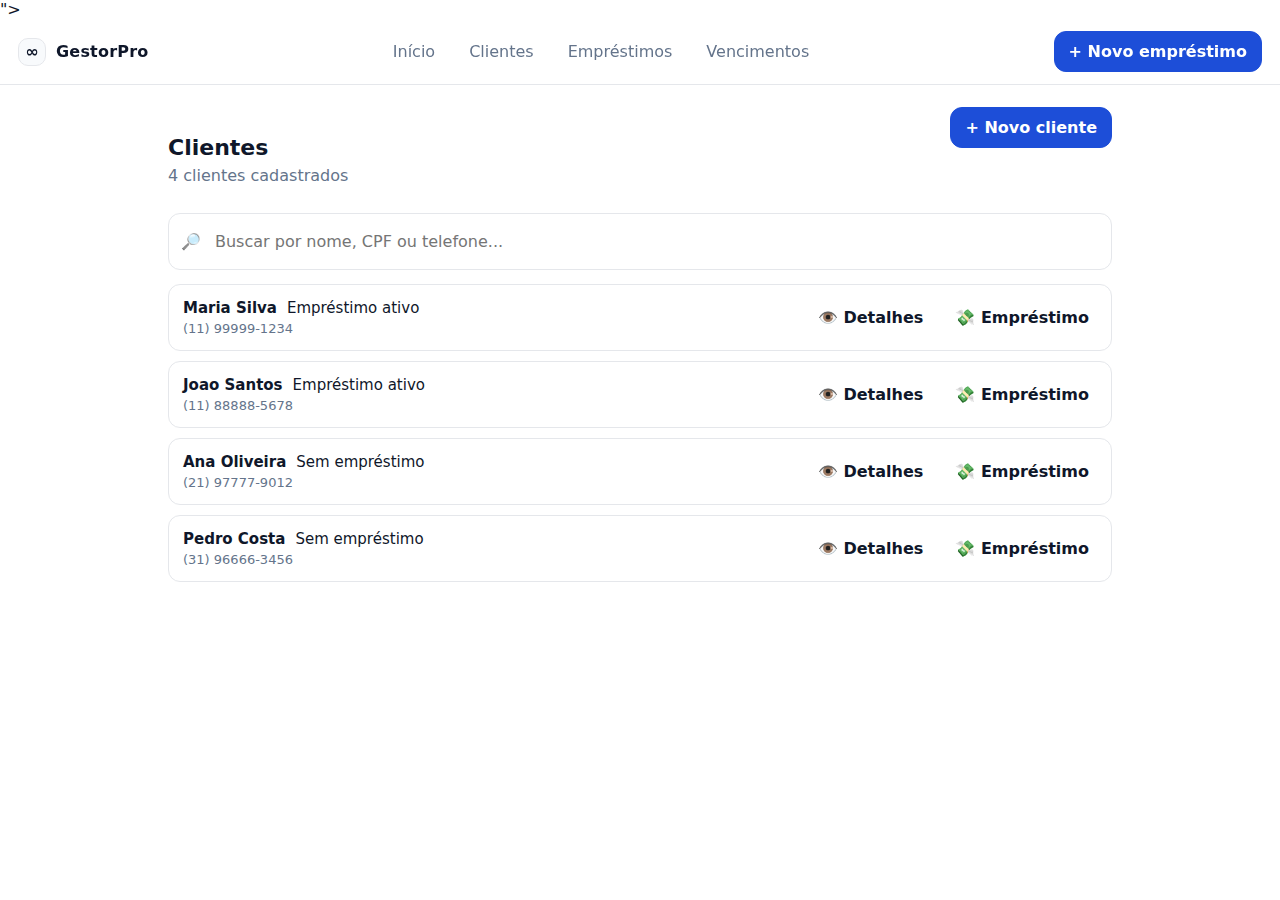
<file: app/views/clientes.html>
<?php
  $activePage = 'clientes';
?>
<!doctype html>
<html lang="pt-br">
  <head>
    <meta charset="UTF-8" />
    <meta name="viewport" content="width=device-width, initial-scale=1.0" />
    <title>GestorPro • Clientes</title>
    <link rel="stylesheet" href="../../public/assets/css/base.css" />
    <link rel="stylesheet" href="../../public/assets/css/buttons.css" />
    <link rel="stylesheet" href="../../public/assets/css/cards.css" />
    <link rel="stylesheet" href="../../public/assets/css/forms.css" />
    <link rel="stylesheet" href="../../public/assets/css/list.css" />
    <link rel="stylesheet" href="../../public/assets/css/modals.css" />
    <link rel="stylesheet" href="../../public/assets/css/page-clientes.css" />
    <link rel="stylesheet" href="../../public/assets/css/topbar.css" />
    <link
      rel="stylesheet"
      href="../../public/assets/css/cliente-detalhes.css"
    />
    <link rel="stylesheet" href="../../public/assets/css/modal-pagamento.css" />
    ">
  </head>
  <body>
    <header class="topbar">
      <div class="topbar__left">
        <a class="brand" href="index.html">
          <span class="brand__logo">∞</span>
          <span class="brand__name">GestorPro</span>
        </a>
      </div>

      <nav class="topbar__nav">
        <a class="navlink" href="index.html">Início</a>
        <!-- JAJA NOIS ALTERA -->
        <a
          class="navlink <?= $activePage === 'clientes' ? 'is-active' : '' ?>"
          href="clientes.html"
          >Clientes</a
        >
        <a class="navlink" href="emprestimos.html">Empréstimos</a>
        <!-- ALTERAR DEPOIS -->
        <a class="navlink" href="vencimentos.html">Vencimentos</a>
        <!-- ALTERAR DEPOIS -->
      </nav>

      <div class="topbar__right">
        <button
          class="btn btn--primary"
          type="button"
          data-modal-open="novoEmprestimo"
          data-cliente-id="1"
          data-cliente-nome="Maria Silva"
        >
          + Novo empréstimo
        </button>
      </div>
    </header>

    <main class="container">
      <div class="page-row">
        <div class="page-head">
          <h1 class="page-title">Clientes</h1>
          <p class="page-sub">
            <span id="clientesCount">4</span> clientes cadastrados
          </p>
        </div>

        <button
          class="btn btn--primary"
          type="button"
          data-modal-open="novoCliente"
        >
          + Novo cliente
        </button>
      </div>

      <div class="searchbar">
        <span class="searchbar__icon">🔎</span>
        <input
          id="clientesSearch"
          class="input input--search"
          type="text"
          placeholder="Buscar por nome, CPF ou telefone..."
          autocomplete="off"
        />
      </div>

      <section class="list" id="clientesList">
        <!-- Item 1 -->
        <article
          class="list-item"
          data-filter="maria silva 11999991234 111.111.111-11"
        >
          <div class="list-item__main">
            <div class="list-item__title">
              <strong>Maria Silva</strong>
              <span class="badge badge--active">Empréstimo ativo</span>
            </div>
            <div class="list-item__sub">(11) 99999-1234</div>
          </div>

          <div class="list-item__actions">
            <button
              class="linkbtn"
              type="button"
              data-modal-open="detalhesCliente"
              data-cliente-id="1"
              data-cliente-nome="Maria Silva"
              data-cliente-cpf="111.111.111-11"
              data-cliente-telefone="(11) 99999-1234"
              data-cliente-endereco="Rua Exemplo, 10"
              data-cliente-profissao="Vendedora"
              data-cliente-placa="ABC-1D23"
              data-cliente-indicacao="João"
              data-emprestimo-ativo="1"
            >
              👁️ Detalhes
            </button>

            <button
              class="linkbtn"
              type="button"
              data-modal-open="novoEmprestimo"
              data-cliente-id="1"
              data-cliente-nome="Maria Silva"
            >
              💸 Empréstimo
            </button>
          </div>
        </article>

        <!-- Item 2 -->
        <article
          class="list-item"
          data-filter="joao santos 11888885678 222.222.222-22"
        >
          <div class="list-item__main">
            <div class="list-item__title">
              <strong>Joao Santos</strong>
              <span class="badge badge--active">Empréstimo ativo</span>
            </div>
            <div class="list-item__sub">(11) 88888-5678</div>
          </div>

          <div class="list-item__actions">
            <button
              class="linkbtn"
              type="button"
              data-modal-open="detalhesCliente"
              data-cliente-id="2"
              data-cliente-nome="Joao Santos"
              data-cliente-cpf="222.222.222-22"
              data-cliente-telefone="(11) 88888-5678"
              data-cliente-endereco="Av. Central, 200"
              data-cliente-profissao="Motorista"
              data-cliente-placa="DEF-4G56"
              data-cliente-indicacao="—"
              data-emprestimo-ativo="1"
            >
              👁️ Detalhes
            </button>

            <button
              class="linkbtn"
              type="button"
              data-modal-open="novoEmprestimo"
              data-cliente-id="2"
              data-cliente-nome="Joao Santos"
            >
              💸 Empréstimo
            </button>
          </div>
        </article>

        <!-- Item 3 -->
        <article
          class="list-item"
          data-filter="ana oliveira 21977779012 333.333.333-33"
        >
          <div class="list-item__main">
            <div class="list-item__title">
              <strong>Ana Oliveira</strong>
              <span class="badge">Sem empréstimo</span>
            </div>
            <div class="list-item__sub">(21) 97777-9012</div>
          </div>

          <div class="list-item__actions">
            <button
              class="linkbtn"
              type="button"
              data-modal-open="detalhesCliente"
              data-cliente-id="3"
              data-cliente-nome="Ana Oliveira"
              data-cliente-cpf="333.333.333-33"
              data-cliente-telefone="(21) 97777-9012"
              data-cliente-endereco="Rua A, 50"
              data-cliente-profissao="Autônoma"
              data-cliente-placa="—"
              data-cliente-indicacao="—"
              data-emprestimo-ativo="0"
            >
              👁️ Detalhes
            </button>

            <button
              class="linkbtn"
              type="button"
              data-modal-open="novoEmprestimo"
              data-cliente-id="3"
              data-cliente-nome="Ana Oliveira"
            >
              💸 Empréstimo
            </button>
          </div>
        </article>

        <!-- Item 4 -->
        <article
          class="list-item"
          data-filter="pedro costa 31966663456 444.444.444-44"
        >
          <div class="list-item__main">
            <div class="list-item__title">
              <strong>Pedro Costa</strong>
              <span class="badge">Sem empréstimo</span>
            </div>
            <div class="list-item__sub">(31) 96666-3456</div>
          </div>

          <div class="list-item__actions">
            <button
              class="linkbtn"
              type="button"
              data-modal-open="detalhesCliente"
              data-cliente-nome="Maria Silva"
              data-cliente-telefone="(11) 99999-1234"
              data-cliente-cpf="123.456.789-00"
              data-cliente-endereco="Rua das Flores, 123"
              data-cliente-profissao="Comerciante"
              data-cliente-placa="ABC-1234"
              data-cliente-indicacao="Carlos"
              data-emprestimo-ativo="1"
            >
              👁️ Detalhes
            </button>

            <button
              class="linkbtn"
              type="button"
              data-modal-open="novoEmprestimo"
              data-cliente-id="4"
              data-cliente-nome="Pedro Costa"
            >
              💸 Empréstimo
            </button>
          </div>
        </article>
      </section>
    </main>

    <!-- JS global + sistema de modais -->
    <script src="../../public/assets/js/app.js"></script>
    <script src="../../public/assets/js/modals.js"></script>
    <script src="../../public/assets/js/clientes.js"></script>
  </body>
</html>
</file>
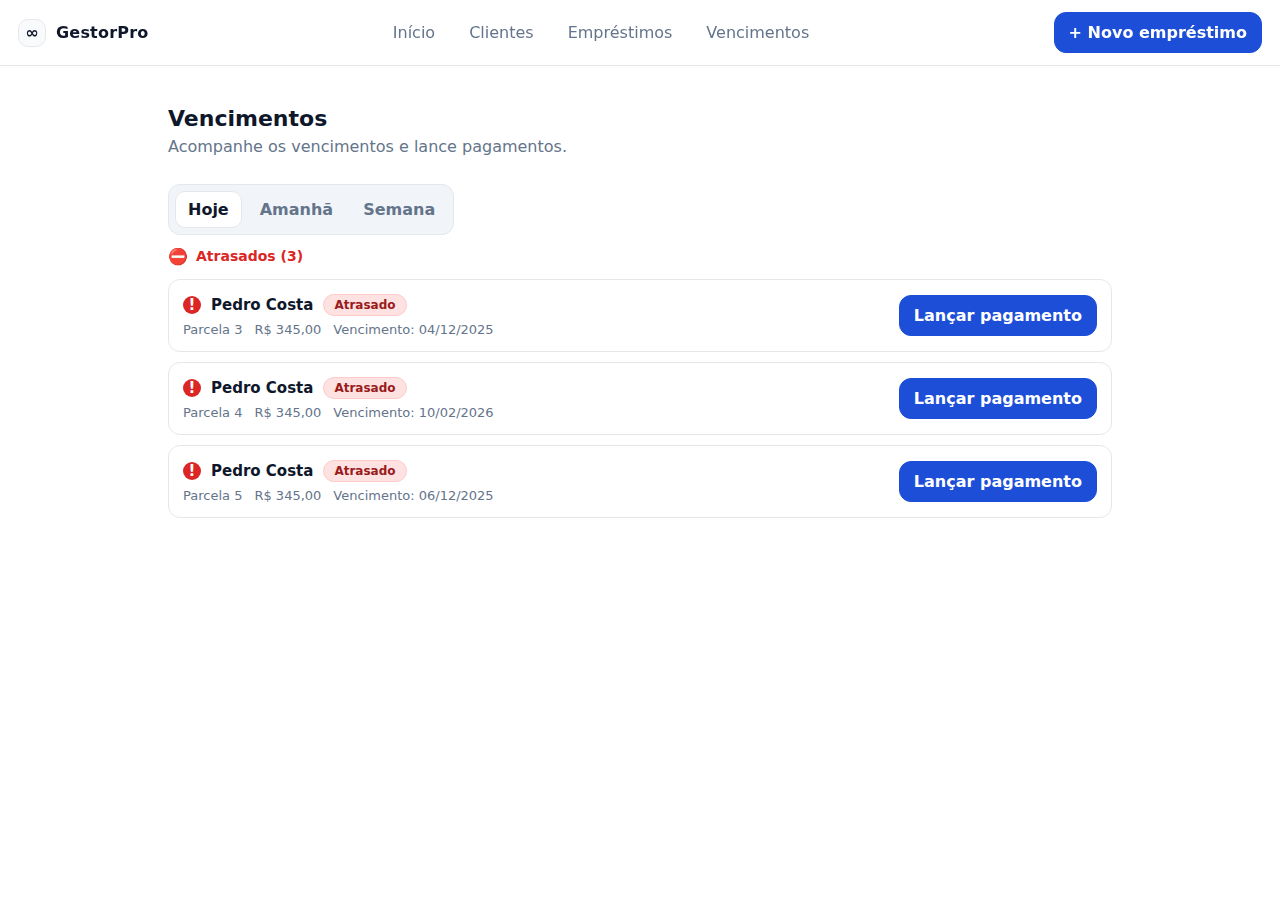
<file: app/views/vencimentos.html>
<?php
  $activePage = 'vencimentos';
?>
<!doctype html>
<html lang="pt-br">
  <head>
    <meta charset="UTF-8" />
    <meta name="viewport" content="width=device-width, initial-scale=1.0" />
    <title>GestorPro • Vencimentos</title>

    <link rel="stylesheet" href="../../public/assets/css/base.css" />
    <link rel="stylesheet" href="../../public/assets/css/topbar.css" />
    <link rel="stylesheet" href="../../public/assets/css/buttons.css" />
    <link rel="stylesheet" href="../../public/assets/css/list.css" />
    <link rel="stylesheet" href="../../public/assets/css/badges.css" />
    <link rel="stylesheet" href="../../public/assets/css/tabs.css" />
    <link rel="stylesheet" href="../../public/assets/css/vencimentos.css" />
    <link rel="stylesheet" href="../../public/assets/css/forms.css" />
    <link rel="stylesheet" href="../../public/assets/css/modals.css" />
    <link rel="stylesheet" href="../../public/assets/css/modal-pagamento.css" />
  </head>
  <body>
    <header class="topbar">
      <div class="topbar__left">
        <a class="brand" href="index.html">
          <!-- ajustar depois -->
          <span class="brand__logo">∞</span>
          <span class="brand__name">GestorPro</span>
        </a>
      </div>

      <nav class="topbar__nav">
        <a class="navlink" href="index.html">Início</a>
        <!-- ajustar depois -->
        <a class="navlink" href="clientes.html">Clientes</a>
        <!-- ajustar depois -->
        <a class="navlink" href="emprestimos.html">Empréstimos</a>
        <a
          class="navlink <?= $activePage === 'vencimentos' ? 'is-active' : '' ?>"
          href="vencimentos.html"
          >Vencimentos</a
        >
      </nav>

      <div class="topbar__right">
        <button
          class="btn btn--primary"
          type="button"
          data-modal-open="novoEmprestimo"
        >
          + Novo empréstimo
        </button>
      </div>
    </header>

    <main class="container">
      <div class="page-head">
        <h1 class="page-title">Vencimentos</h1>
        <p class="page-sub">Acompanhe os vencimentos e lance pagamentos.</p>
      </div>

      <!-- Tabs (Hoje / Amanhã / Semana) -->
      <div class="tabs" id="vencTabs">
        <button class="tab is-active" data-filter="hoje">Hoje</button>
        <button class="tab" data-filter="amanha">Amanhã</button>
        <button class="tab" data-filter="semana">Semana</button>
      </div>

      <!-- Título de seção "Atrasados (3)" -->
      <div class="section-row">
        <div class="section-row__left">
          <span class="warn-icon">⛔</span>
          <strong class="section-row__title">Atrasados (3)</strong>
        </div>
      </div>

      <!-- Lista de vencimentos -->
      <section class="list venc-list" id="vencList">
        <article
          class="list-item venc-item"
          data-period="hoje semana"
          data-status="atrasado"
        >
          <div class="venc-left">
            <div class="venc-title">
              <span class="warn-dot">!</span>
              <strong>Pedro Costa</strong>
              <span class="badge badge--danger">Atrasado</span>
            </div>

            <div class="venc-meta">
              <span>Parcela 3</span>
              <span>R$ 345,00</span>
              <span>Vencimento: 04/12/2025</span>
            </div>
          </div>

          <div class="venc-right">
            <button
              class="btn btn--primary btn--compact"
              type="button"
              data-modal-open="lancarPagamento"
              data-cliente-nome="Pedro Costa"
              data-emprestimo-info="Parcela 3 • R$ 345,00 • Venc: 10/02/2026"
              data-valor-padrao="345,00"
            >
              Lançar pagamento
            </button>
          </div>
        </article>

        <article
          class="list-item venc-item"
          data-period="hoje semana"
          data-status="atrasado"
        >
          <div class="venc-left">
            <div class="venc-title">
              <span class="warn-dot">!</span>
              <strong>Pedro Costa</strong>
              <span class="badge badge--danger">Atrasado</span>
            </div>

            <div class="venc-meta">
              <span>Parcela 4</span>
              <span>R$ 345,00</span>
              <span>Vencimento: 10/02/2026</span>
            </div>
          </div>

          <div class="venc-right">
            <button
              class="btn btn--primary btn--compact"
              type="button"
              data-modal-open="lancarPagamento"
              data-cliente-nome="Pedro Costa"
              data-emprestimo-info="Parcela 3 • R$ 345,00 • Venc: 04/12/2025"
              data-valor-padrao="345,00"
            >
              Lançar pagamento
            </button>
          </div>
        </article>

        <article
          class="list-item venc-item"
          data-period="hoje semana"
          data-status="atrasado"
        >
          <div class="venc-left">
            <div class="venc-title">
              <span class="warn-dot">!</span>
              <strong>Pedro Costa</strong>
              <span class="badge badge--danger">Atrasado</span>
            </div>

            <div class="venc-meta">
              <span>Parcela 5</span>
              <span>R$ 345,00</span>
              <span>Vencimento: 06/12/2025</span>
            </div>
          </div>

          <div class="venc-right">
            <button
              class="btn btn--primary btn--compact"
              type="button"
              data-modal-open="lancarPagamento"
              data-cliente-nome="Pedro Costa"
              data-emprestimo-info="Parcela 3 • R$ 345,00 • Venc: 04/12/2025"
              data-valor-padrao="345,00"
            >
              Lançar pagamento
            </button>
          </div>
        </article>
      </section>
    </main>

    <script src="../../public/assets/js/vencimentos.js"></script>
    <script src="../../public/assets/js/modals.js"></script>
  </body>
</html>
</file>
<file: public/assets/css/base.css>
:root{
  --bg:#ffffff;
  --text:#0f172a;
  --muted:#64748b;
  --border:#e5e7eb;
  --soft:#f8fafc;

  --primary:#1d4ed8;
  --primary-2:#2563eb;
  --danger:#dc2626;

  --radius:14px;
  --shadow: 0 10px 30px rgba(2,6,23,.08);

  --container: 980px;
}

*{ box-sizing:border-box; }
html,body{ height:100%; }
body{
  margin:0;
  font-family: system-ui, -apple-system, Segoe UI, Roboto, Arial, sans-serif;
  background: var(--bg);
  color: var(--text);
}
a{ color:inherit; text-decoration:none; }
button,input,select,textarea{ font:inherit; }

.container{
  max-width: var(--container);
  margin: 0 auto;
  padding: 22px 18px 60px;
}

.page-head{ margin-top: 10px; }
.page-title{ margin: 18px 0 6px; font-size: 22px; }
.page-sub{ margin: 0 0 18px; color: var(--muted); }

.section{ margin-top: 22px; }
.section-title{ margin: 0 0 12px; font-size: 16px; }

.page-row{
  display:flex;
  align-items:flex-start;
  justify-content:space-between;
  gap:14px;
}

/* grid utilitário */
.grid{ display:grid; }
.grid--4{ grid-template-columns: repeat(4, 1fr); }
.grid--2{ grid-template-columns: repeat(2, 1fr); }
.gap-12{ gap:12px; }
.gap-16{ gap:16px; }
.grid-span-2{ grid-column: span 2; }

@media (max-width: 920px){
  .grid--4{ grid-template-columns: repeat(2, 1fr); }
}
@media (max-width: 720px){
  .page-row{ flex-direction:column; align-items:stretch; }
}
@media (max-width: 520px){
  .grid--4{ grid-template-columns: 1fr; }
}
</file>
<file: public/assets/css/buttons.css>
.btn{
  display:inline-flex;
  align-items:center;
  justify-content:center;
  gap:8px;
  border:1px solid var(--border);
  background:#fff;
  padding: 10px 14px;
  border-radius: 12px;
  cursor:pointer;
  transition: transform .12s, background .12s;
  font-weight:800;
}
.btn:hover{ transform: translateY(-1px); }

.btn--primary{
  background: var(--primary);
  border-color: var(--primary);
  color:#fff;
}
.btn--primary:hover{ background: var(--primary-2); }

.btn--ghost{
  background:#eef2ff;
  border-color:#dbeafe;
  color: var(--primary);
}

/* botões “Detalhes / Empréstimo” da lista */
.linkbtn{
  border:0;
  background: transparent;
  cursor:pointer;
  font-weight: 900;
  color: var(--text);
  display:inline-flex;
  align-items:center;
  gap:8px;
  padding: 8px 8px;
  border-radius: 10px;
}
.linkbtn:hover{ background: var(--soft); }

.btn--compact{
  padding: 10px 14px;
}

.btn--secondary{
  background:#eef2f7;
  border-color:#e2e8f0;
  color: var(--text);
}
.btn--secondary:hover{
  background:#e8edf5;
}

.btn--danger{
  background: var(--danger);
  border-color: var(--danger);
  color:#fff;
}
.btn--danger:hover{
  filter: brightness(0.95);
}
</file>
<file: public/assets/css/cards.css>
.card{
  border:1px solid var(--border);
  border-radius: 12px;
  background:#fff;
}

.card--stat{
  padding: 14px;
  min-height: 72px;
  display:flex;
  flex-direction:column;
  justify-content:center;
}

.stat__label{
  color: var(--muted);
  font-size: 13px;
  margin-bottom: 6px;
}
.stat__value{
  font-size: 22px;
  font-weight: 900;
  line-height: 1;
}
.stat__label--danger{ color: var(--danger); }
.stat__value--danger{ color: var(--danger); }

/* Ações rápidas do dashboard */
.action-card{
  border:1px solid var(--border);
  border-radius: 14px;
  background:#fff;
  padding: 18px 14px;
  min-height: 110px;

  display:flex;
  flex-direction:column;
  align-items:center;
  justify-content:center;
  gap:10px;

  transition: transform .12s, border-color .12s;
}
.action-card:hover{
  transform: translateY(-2px);
  border-color: #cbd5e1;
}

.action-card__icon{
  font-size: 28px;
  width: 54px;
  height: 54px;
  display:grid;
  place-items:center;
  border-radius: 16px;
  background: var(--soft);
  border:1px solid var(--border);
}
.action-card__title{
  font-weight: 900;
  font-size: 14px;
}

.action-card--primary{
  background: var(--primary);
  border-color: var(--primary);
}
.action-card__icon--white{
  background: rgba(255,255,255,.18);
  border-color: rgba(255,255,255,.28);
  color:#fff;
}
.action-card__title--white{ color:#fff; }
</file>
<file: public/assets/css/forms.css>
.input{
  width:100%;
  border:1px solid var(--border);
  border-radius: 12px;
  padding: 12px 14px;
  outline:none;
}
.input:focus{
  border-color:#bfdbfe;
  box-shadow: 0 0 0 3px rgba(59,130,246,.15);
}

/* barra de busca */
.searchbar{
  margin-top: 10px;
  border:1px solid var(--border);
  border-radius: 12px;
  display:flex;
  align-items:center;
  gap:10px;
  padding: 10px 12px;
  background:#fff;
}
.searchbar__icon{ opacity:.7; }
.input--search{
  border:0;
  padding: 8px 4px;
}

/* fields (modal/form) */
.field label{
  display:block;
  font-size: 13px;
  color: var(--muted);
  margin-bottom: 6px;
}
.field input, .field select{
  width:100%;
  border:1px solid var(--border);
  border-radius: 12px;
  padding: 10px 12px;
  outline:none;
}
.field input:focus, .field select:focus{
  border-color:#bfdbfe;
  box-shadow: 0 0 0 3px rgba(59,130,246,.15);
}

/* ========= FORM (MELHORIAS) ========= */
.field{ margin-bottom: 14px; }

.field label{
  font-weight: 800;
  color: var(--text);
}

.field input{
  height: 44px;
  background:#fff;
}

.field input::placeholder{
  color: #94a3b8;
}

/* grid para o modal */
.form-grid{
  display:grid;
  grid-template-columns: repeat(2, 1fr);
  gap: 14px 16px;
}
.form-span-2{ grid-column: span 2; }

@media (max-width: 640px){
  .form-grid{ grid-template-columns: 1fr; }
  .form-span-2{ grid-column: span 1; }
}

select[data-locked="1"]{
  pointer-events: none;
  opacity: 0.85;
}
</file>
<file: public/assets/css/list.css>
.list{
  margin-top: 14px;
  display:flex;
  flex-direction:column;
  gap:10px;
}

.list-item{
  border:1px solid var(--border);
  border-radius: 12px;
  padding: 14px;
  display:flex;
  align-items:center;
  justify-content:space-between;
  gap:14px;
  background:#fff;
}

.list-item__title{
  display:flex;
  align-items:center;
  gap:10px;
  font-size: 15px;
}
.list-item__sub{
  margin-top: 4px;
  font-size: 13px;
  color: var(--muted);
}

.list-item__actions{
  display:flex;
  align-items:center;
  gap:16px;
  flex-shrink:0;
}

@media (max-width: 720px){
  .list-item{ flex-direction:column; align-items:flex-start; }
  .list-item__actions{ width:100%; justify-content:flex-end; }
}

.list-item__meta{
  margin-top: 6px;
  display:flex;
  flex-wrap: wrap;
  gap: 12px;
  font-size: 13px;
  color: var(--muted);
}

/* Autocomplete (Novo Empréstimo) */
.acbox{
  position:absolute;
  left:0;
  right:0;
  top:100%;
  margin-top:6px;
  background:#fff;
  border:1px solid #e6e8ef;
  border-radius:12px;
  box-shadow:0 10px 30px rgba(0,0,0,.08);
  max-height:240px;          /* ~6/7 itens */
  overflow:auto;
  z-index:9999;
}

.acitem{
  padding:10px 12px;
  cursor:pointer;
  border-bottom:1px solid #f0f1f6;
  -webkit-user-select:none;
  user-select:none;
}

.acitem:last-child{ border-bottom:0; }

.acitem:hover,
.acitem.is-active{
  background:#f3f6ff;
}

.acitem strong{
  font-weight:800;
}

/* =========================
   WhatsApp icon button
========================= */
.iconbtn--wpp{
  display:inline-flex;
  align-items:center;
  justify-content:center;
  width:34px;
  height:34px;
  border-radius:10px;
  border:1px solid #e6e8ef;
  background:#fff;
  cursor:pointer;
  text-decoration:none;
  padding:0;
}

.iconbtn--wpp svg{
  width:18px;
  height:18px;
  display:block;
}

.iconbtn--wpp:hover{
  background:#f3f6ff;
}

.iconbtn--wpp.is-disabled{
  opacity:.4;
  cursor:not-allowed;
}

.iconbtn--wpp.is-disabled:hover{
  background:#fff;
}

/* Verde WhatsApp "oficial" */
.iconbtn--wpp .wpp-bg{ fill:#25D366; }
.iconbtn--wpp .wpp-fg{ fill:#fff; }
</file>
<file: public/assets/css/modals.css>
/* ========= MODAL (GLOBAL) ========= */
.no-scroll{ overflow:hidden; }

.modal-overlay{
  position: fixed;
  inset: 0;
  background: rgba(15, 23, 42, .55);
  -webkit-backdrop-filter: blur(4px);
  backdrop-filter: blur(4px);
  opacity: 0;
  pointer-events: none;
  transition: .15s ease;
  z-index: 999;
}

.modal-overlay.is-open{
  opacity: 1;
  pointer-events: auto;
}

.modal{
  position: fixed;
  inset: 0;
  display: none;
  align-items: center;
  justify-content: center;
  padding: 24px;
  z-index: 1000;
}
.modal.is-open{
  display: flex;
}

.modal__dialog {
  width: 100%;
  max-width: 680px;
  background: #fff;
  border-radius: 14px;
  padding: 28px;
  box-shadow: 0 20px 50px rgba(0,0,0,0.2);
}

.modal__dialog--xl{
  width: min(860px, 100%);
  max-width: 860px;
}

.modal__header{
  padding: 18px 18px 12px;
  display:flex;
  align-items:flex-start;
  justify-content:space-between;
  gap: 16px;
}

.modal__title{
  margin: 0;
  font-size: 18px;
  font-weight: 900;
}

.modal__subtitle{
  margin:4px 0 0;
  color: var(--muted);
  font-size: 13px;
}

.modal__body > * + * {
  margin-top: 22px;
}

.bottom-action {
  display: flex;
  justify-content: center;
  margin-top: 24px;
}

.modal__footer{
  padding: 14px 18px 18px;
  display:flex;
  justify-content:flex-end;
  gap: 12px;
  flex-wrap: wrap;
}

.iconbtn{
  border:0;
  background: transparent;
  cursor:pointer;
  font-size: 20px;
  line-height: 1;
  color: #0f172a;
  opacity: .6;
  padding: 6px 8px;
  border-radius: 10px;
}
.iconbtn:hover{ background: var(--soft); opacity: 1; }

.no-scroll{
  overflow: hidden;
}

.modal__dialog{
  max-height: calc(100vh - 48px);
  overflow: hidden;
  display: flex;
  flex-direction: column;
}

.modal__body{
  overflow: auto;
}

/* Autocomplete (Novo Empréstimo) */
.acbox{
  position:absolute;
  left:0;
  right:0;
  top:100%;
  margin-top:6px;
  background:#fff;
  border:1px solid #e6e8ef;
  border-radius:12px;
  box-shadow:0 10px 30px rgba(0,0,0,.08);
  max-height:240px;
  overflow:auto;
  z-index:9999;
}

.acitem{
  padding:10px 12px;
  cursor:pointer;
  border-bottom:1px solid #f0f1f6;
  -webkit-user-select:none;
  user-select:none;
}

.acitem:last-child{ border-bottom:0; }

.acitem:hover,
.acitem.is-active{
  background:#f3f6ff;
}

.acitem strong{
  font-weight:800;
}

/* ===== Modal Detalhes do Cliente ===== */

.client-details{
  display:flex;
  flex-direction:column;
  gap:14px;
}

/* topo */
.client-head{
  display:flex;
  align-items:flex-start;
  justify-content:space-between;
  gap:16px;
  width:100%;
  min-width:0;
}

.client-head__left{
  display:flex;
  gap:12px;
  align-items:flex-start;
  flex:1;
  min-width:0;
}

.client-avatar{
  width:40px;
  height:40px;
  border-radius:10px;
  border:1px solid var(--border);
  background: var(--soft);
  display:grid;
  place-items:center;
  font-weight:900;
  color: var(--primary);
  flex-shrink:0;
}

.client-head__content{
  flex:1;
  min-width:0;
}

.client-head__title-row{
  display:flex;
  align-items:flex-start;
  justify-content:space-between;
  gap:12px;
  width:100%;
  min-width:0;
}

.client-head__title-main{
  flex:1;
  min-width:0;
}

.client-name{
  margin:0;
  font-size:18px;
  font-weight:900;
  line-height:1.25;
  word-break:break-word;
  overflow-wrap:anywhere;
}

.client-sub{
  margin:4px 0 0;
  color: var(--muted);
  font-size:12px;
}

.client-head__badges{
  display:flex;
  align-items:center;
  gap:8px;
  flex-wrap:wrap;
  flex-shrink:0;
}

/* grid principal do topo */
.client-info{
  margin-top:10px;
  display:grid;
  grid-template-columns: minmax(0, 1fr) 300px;
  gap:18px 20px;
  align-items:start;
}

.client-info__main{
  min-width:0;
  display:flex;
  flex-direction:column;
  gap:10px;
  font-size:15px;
}

.client-info__side{
  min-width:0;
  display:flex;
  flex-direction:column;
  gap:14px;
}

.client-line{
  display:flex;
  align-items:center;
  gap:10px;
  color: var(--muted);
  font-size:14px;
  min-width:0;
}

.client-line strong{
  color: var(--text);
  font-weight:900;
}

.icon-bullet{
  width:18px;
  height:18px;
  display:grid;
  place-items:center;
  border-radius:6px;
  background:#eef2ff;
  color: var(--primary);
  font-size:12px;
  flex-shrink:0;
}

.client-actions{
  display:flex;
  gap:10px;
  margin-top:8px;
  flex-wrap:wrap;
}

.client-rating-card{
  border:1px solid rgba(0,0,0,.08);
  border-radius:14px;
  padding:10px 12px;
  background:#fff;
}

.client-docs{
  min-width:0;
}

.client-docs__list{
  margin-top:8px;
}

.client-docs-empty{
  margin-top:8px;
}

.docs-list{
  display:grid;
  gap:10px;
}

.doc-row{
  display:flex;
  align-items:center;
  gap:12px;
  padding:12px;
  border:1px solid rgba(0,0,0,.08);
  border-radius:14px;
  background:#fff;
  min-width:0;
}

.doc-row__preview{
  width:48px;
  height:48px;
  border-radius:10px;
  border:1px solid rgba(0,0,0,.08);
  object-fit:cover;
  flex-shrink:0;
}

.doc-row__icon{
  width:48px;
  height:48px;
  border-radius:10px;
  border:1px solid rgba(0,0,0,.08);
  display:flex;
  align-items:center;
  justify-content:center;
  font-size:18px;
  flex-shrink:0;
}

.doc-row__content{
  min-width:0;
  flex:1;
}

.doc-row__title{
  font-weight:700;
  line-height:1.35;
  word-break:break-word;
  overflow-wrap:anywhere;
}

.doc-row__meta{
  margin-top:4px;
  font-size:12px;
  line-height:1.35;
  color: var(--muted);
}

.doc-row__actions{
  display:flex;
  flex-direction:column;
  gap:8px;
  align-items:stretch;
  flex-shrink:0;
}

/* divisor */
.hr{
  width:100%;
  height:1px;
  background: var(--border);
  margin: 4px 0;
}

/* seção: empréstimo ativo */
.section-title-row{
  display:flex;
  align-items:center;
  gap:10px;
  font-weight:900;
}

.loan-box{
  border:1px solid var(--border);
  border-radius:14px;
  padding:12px;
  background:#fff;
}

.loan-row-1{
  display:flex;
  align-items:center;
  gap:10px;
  flex-wrap:wrap;
  margin-bottom:6px;
}

.loan-meta{
  color: var(--muted);
  font-size:13px;
}

.loan-row-2{
  color: var(--muted);
  font-size:13px;
  margin-bottom:10px;
}

.loan-actions{
  display:flex;
  gap:10px;
  flex-wrap:wrap;
}

.bottom-action{
  display:flex;
  justify-content:flex-start;
}

/* responsivo */
@media (max-width: 820px){
  .modal__dialog--xl{
    width: min(100%, 100%);
    max-width: 100%;
  }

  .client-info{
    grid-template-columns: 1fr;
  }

  .client-head__title-row{
    flex-direction:column;
    align-items:flex-start;
  }

  .client-head__badges{
    width:100%;
  }

  .doc-row{
    align-items:flex-start;
  }

  .doc-row__actions{
    width:100%;
    flex-direction:row;
    flex-wrap:wrap;
    justify-content:flex-start;
  }
}
</file>
<file: public/assets/css/page-clientes.css>
/* por enquanto vazio: use só se aparecer algo EXCLUSIVO dessa tela */
</file>
<file: public/assets/css/topbar.css>
.topbar{
  position: sticky;
  top: 0;
  z-index: 50;
  background: rgba(255,255,255,.88);
  -webkit-backdrop-filter: blur(10px);
  backdrop-filter: blur(10px);
  border-bottom: 1px solid var(--border);
  display:flex;
  align-items:center;
  justify-content:space-between;
  padding: 12px 18px;
}

.brand{ display:flex; align-items:center; gap:10px; font-weight:800; }
.brand__logo{
  width:28px; height:28px;
  border-radius:10px;
  display:grid; place-items:center;
  background: var(--soft);
  border: 1px solid var(--border);
}
.brand__name{ letter-spacing:.2px; }

.topbar__nav{ display:flex; gap:10px; align-items:center; }

.navlink{
  padding: 8px 12px;
  border-radius: 10px;
  color: var(--muted);
}
.navlink.is-active{
  background: #eef2ff;
  color: var(--primary);
  font-weight:800;
}
</file>
<file: public/assets/css/cliente-detalhes.css>
/* ===== Modal Detalhes do Cliente ===== */

.client-details{
  display:flex;
  flex-direction:column;
  gap:14px;
}

/* topo */
.client-head{
  display:flex;
  align-items:flex-start;
  justify-content:space-between;
  gap:16px;
  width:100%;
  min-width:0;
}

.client-head__left{
  display:flex;
  gap:10px;
  align-items:flex-start;
  flex:1;
  min-width:0;
}

.client-avatar{
  width:40px;
  height:40px;
  border-radius:10px;
  border:1px solid var(--border);
  background:var(--soft);
  display:grid;
  place-items:center;
  font-weight:900;
  color:var(--primary);
  flex-shrink:0;
}

.client-name{
  margin:0;
  font-size:18px;
  font-weight:900;
  line-height:1.25;
  flex:1;
  min-width:0;
  word-break:break-word;
  overflow-wrap:anywhere;
}

.client-sub{
  margin:4px 0 0;
  color:var(--muted);
  font-size:12px;
}

/* bloco principal */
.client-info{
  margin-top:10px;
  display:grid;
  grid-template-columns:minmax(0, 1fr) 280px;
  gap:14px 18px;
  align-items:start;
  font-size:15px;
}

.client-line{
  display:flex;
  align-items:center;
  gap:10px;
  color:var(--muted);
  font-size:14px;
  min-width:0;
}

.client-line strong{
  color:var(--text);
  font-weight:900;
}

.icon-bullet{
  width:18px;
  height:18px;
  display:grid;
  place-items:center;
  border-radius:6px;
  background:#eef2ff;
  color:var(--primary);
  font-size:12px;
  flex-shrink:0;
}

.client-actions{
  display:flex;
  gap:10px;
  margin-top:8px;
  flex-wrap:wrap;
}

/* coluna esquerda */
#modalDetalhesCliente .client-info .client-line,
#modalDetalhesCliente .client-info .client-actions{
  grid-column:1;
}

/* avaliação */
#modalDetalhesCliente .client-info .client-rating{
  grid-column:2;
  grid-row:1 / span 6;
  position:sticky;
  top:10px;
}

#modalDetalhesCliente .client-info .client-rating > div{
  border:1px solid rgba(0,0,0,.08);
  border-radius:14px;
  padding:10px 12px;
  background:#fff;
}

/* documentos */
#modalDetalhesCliente .client-docs{
  grid-column:2;
  margin-top:0;
  min-width:0;
}

#modalDetalhesCliente .client-docs #docsListWrap{
  margin-top:8px;
  min-width:0;
}

/* divisor */
.hr{
  width:100%;
  height:1px;
  background:var(--border);
  margin:4px 0;
}

/* seção: empréstimo ativo */
.section-title-row{
  display:flex;
  align-items:center;
  gap:10px;
  font-weight:900;
}

.loan-box{
  border:1px solid var(--border);
  border-radius:14px;
  padding:12px;
  background:#fff;
}

.loan-row-1{
  display:flex;
  align-items:center;
  gap:10px;
  flex-wrap:wrap;
  margin-bottom:6px;
}

.loan-meta{
  color:var(--muted);
  font-size:13px;
}

.loan-row-2{
  color:var(--muted);
  font-size:13px;
  margin-bottom:10px;
}

.loan-actions{
  display:flex;
  gap:10px;
  flex-wrap:wrap;
}

/* botão “Novo empréstimo” embaixo */
.bottom-action{
  display:flex;
  justify-content:flex-start;
}

/* tamanho do modal maior */
.modal__dialog--xl{
  max-width:760px;
}

/* responsivo */
@media (max-width: 820px){
  #modalDetalhesCliente .client-info{
    grid-template-columns:1fr;
  }

  #modalDetalhesCliente .client-info .client-rating{
    grid-column:1;
    grid-row:auto;
    position:static;
  }

  #modalDetalhesCliente .client-docs{
    grid-column:1;
  }
}
</file>
<file: public/assets/css/modal-pagamento.css>
/* assets/css/modal-pagamento.css */
.modal__footer--end{
  justify-content: flex-end;
  gap: 12px;
}

select{
  appearance: none;
  background-image: linear-gradient(45deg, transparent 50%, #94a3b8 50%),
                    linear-gradient(135deg, #94a3b8 50%, transparent 50%);
  background-position: calc(100% - 18px) 50%, calc(100% - 12px) 50%;
  background-size: 6px 6px, 6px 6px;
  background-repeat: no-repeat;
}

/* Textarea (Observação) igual aos inputs */
.modal textarea,
.field textarea {
  width: 100%;
  min-height: 110px;          /* deixa mais “usável” */
  resize: vertical;           /* usuário pode aumentar, mas sem quebrar layout */
  padding: 12px 14px;
  border: 1px solid #e5e7eb;
  border-radius: 12px;
  background: #fff;
  font: inherit;
  line-height: 1.35;
  outline: none;
  box-sizing: border-box;
}

/* Placeholder mais suave */
.modal textarea::placeholder,
.field textarea::placeholder {
  color: #9ca3af;
}

/* Focus igual ao resto */
.modal textarea:focus,
.field textarea:focus {
  border-color: #2563eb;
  box-shadow: 0 0 0 3px rgba(37, 99, 235, 0.18);
}

/* Se o teu grid estiver “segurando” a largura, força a coluna inteira */
.field.form-span-2 textarea {
  width: 100%;
}

.emprestimo-resumo{
  background: #f8fafc;
  border: 1px solid #e2e8f0;
  border-radius: 12px;
  padding: 14px;
  font-size: 14px;
  line-height: 1.5;
  display: flex;
  flex-direction: column;
  gap: 6px;
}

.emprestimo-resumo strong{
  font-weight: 600;
}
</file>
<file: public/assets/css/badges.css>
.badge{
  display:inline-flex;
  align-items:center;
  padding: 3px 10px;
  border-radius: 999px;
  font-size: 12px;
  font-weight: 900;
  border: 1px solid var(--border);
  background: #f1f5f9;
  color: #334155;
}

.badge--info{
  background: #e0f2fe;
  border-color: #bae6fd;
  color: #0369a1;
}

.badge--success{
  background: #dcfce7;
  border-color: #bbf7d0;
  color: #166534;
}

.badge--danger{
  background: #fee2e2;
  border-color: #fecaca;
  color: #991b1b;
}

.badge--active{
  background: #e0f2fe;
  border-color: #bae6fd;
  color: #0369a1;
}

.badge--maria{
  background: #f3e8ff;
  border-color: #d8b4fe;
  color: #6b21a8;
}

/* bolinha verde do item quitado */
.status-dot{
  width: 18px;
  height: 18px;
  border-radius: 999px;
  border: 2px solid var(--border);
  display:inline-block;
}

.status-dot--success{
  background: #22c55e;
  border-color: #bbf7d0;
}
</file>
<file: public/assets/css/tabs.css>
.tabs{
  margin-top: 10px;
  display:inline-flex;
  gap: 6px;
  padding: 6px;
  border-radius: 12px;
  background: #f1f5f9;
  border: 1px solid var(--border);
}

.tab{
  border: 0;
  background: transparent;
  cursor: pointer;
  padding: 8px 12px;
  border-radius: 10px;
  font-weight: 900;
  color: var(--muted);
}

.tab.is-active{
  background: #fff;
  color: var(--text);
  border: 1px solid var(--border);
}
</file>
<file: public/assets/css/vencimentos.css>
/* estilos específicos da tela de vencimentos */

.section-row{
  margin-top: 12px;
  display:flex;
  align-items:center;
  justify-content:space-between;
}

.section-row__left{
  display:flex;
  align-items:center;
  gap:10px;
}

.section-row__title{
  font-size: 14px;
  color: var(--danger);
}

.warn-icon{
  width: 18px;
  height: 18px;
  display:inline-grid;
  place-items:center;
  color: var(--danger);
}

/* item de vencimento */
.venc-item{
  padding: 14px 14px;
}

.venc-left{
  display:flex;
  flex-direction:column;
  gap: 6px;
}

.venc-title{
  display:flex;
  align-items:center;
  gap:10px;
  font-size: 15px;
}

.warn-dot{
  width: 18px;
  height: 18px;
  border-radius: 999px;
  display:inline-grid;
  place-items:center;
  font-weight: 900;
  color: #fff;
  background: var(--danger);
}

.venc-meta{
  display:flex;
  gap: 12px;
  flex-wrap: wrap;
  font-size: 13px;
  color: var(--muted);
}

.venc-right{
  flex-shrink: 0;
}

/* botão mais “retinho” igual ao print */
.btn--compact{
  padding: 10px 14px;
  border-radius: 12px;
}

/* responsivo */
@media (max-width: 720px){
  .venc-item{
    flex-direction: column;
    align-items: flex-start;
  }
  .venc-right{
    width: 100%;
    display:flex;
    justify-content:flex-end;
  }
}
</file>
